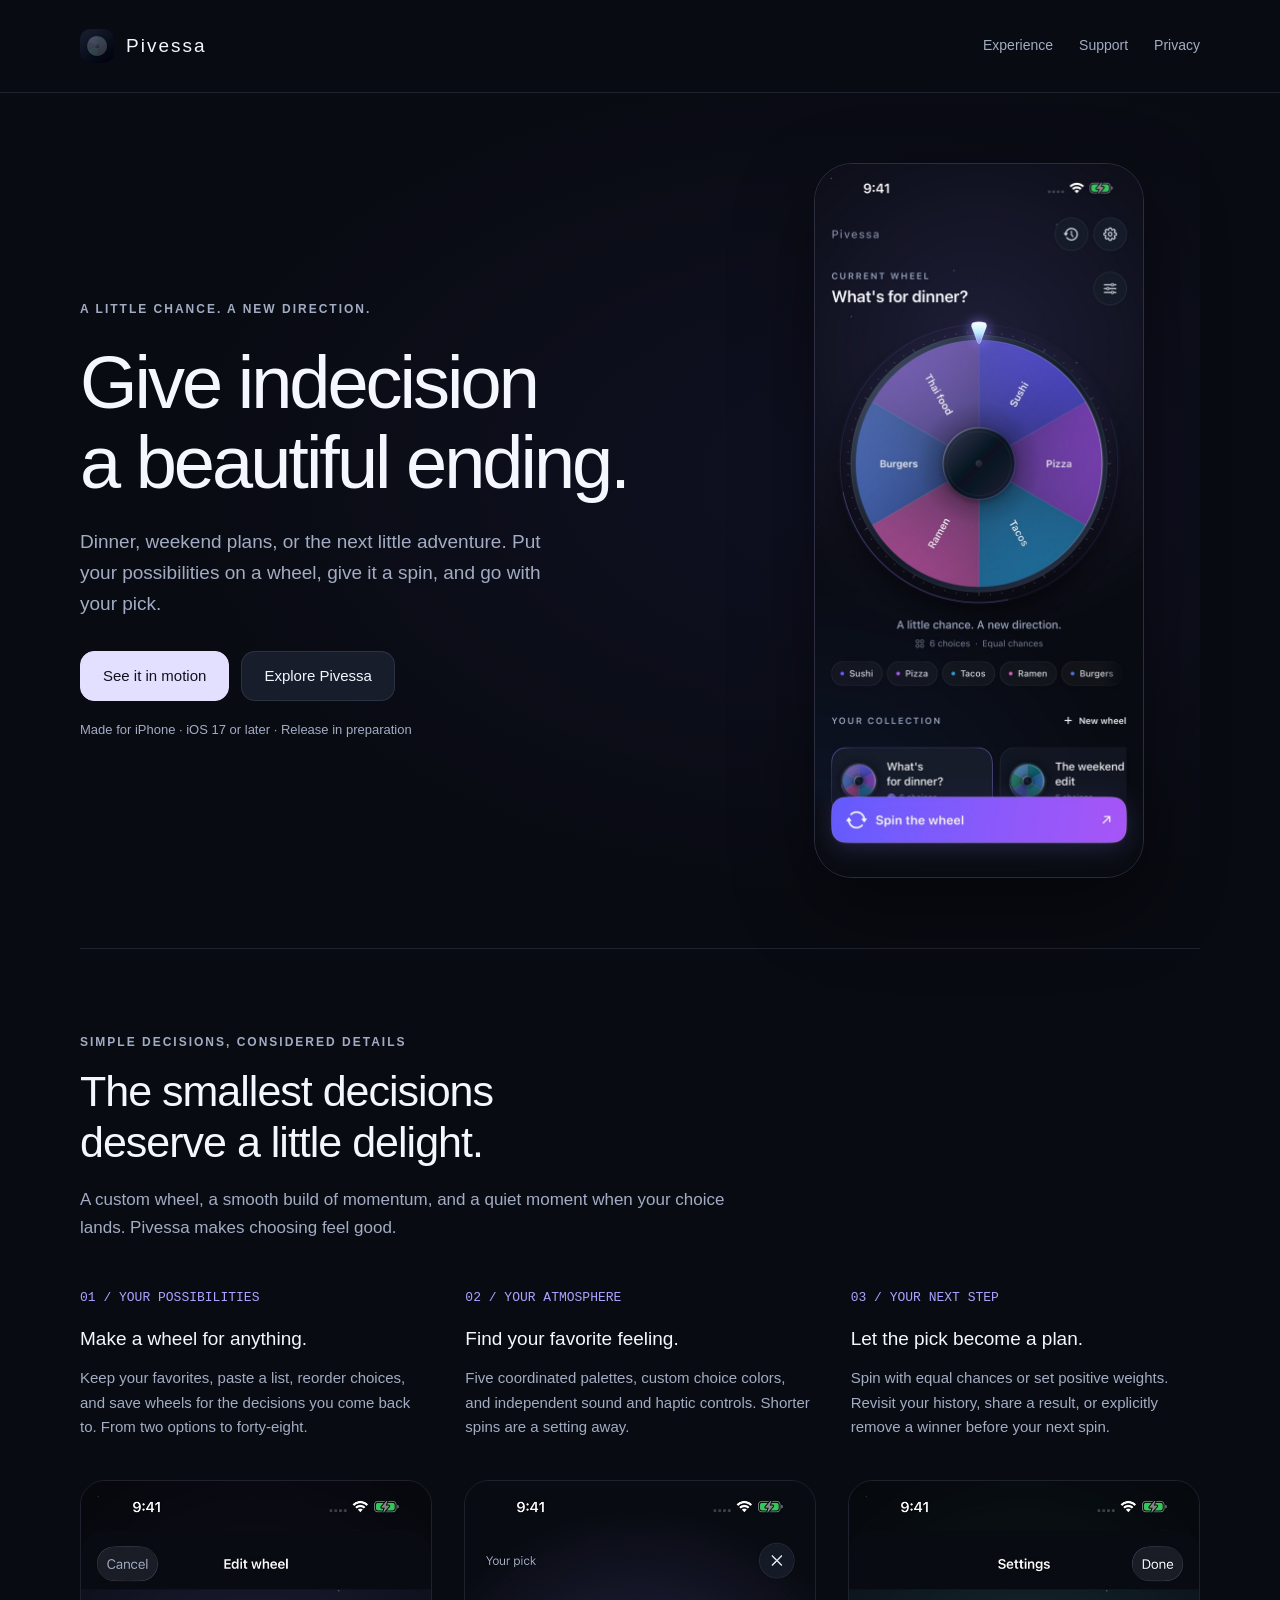
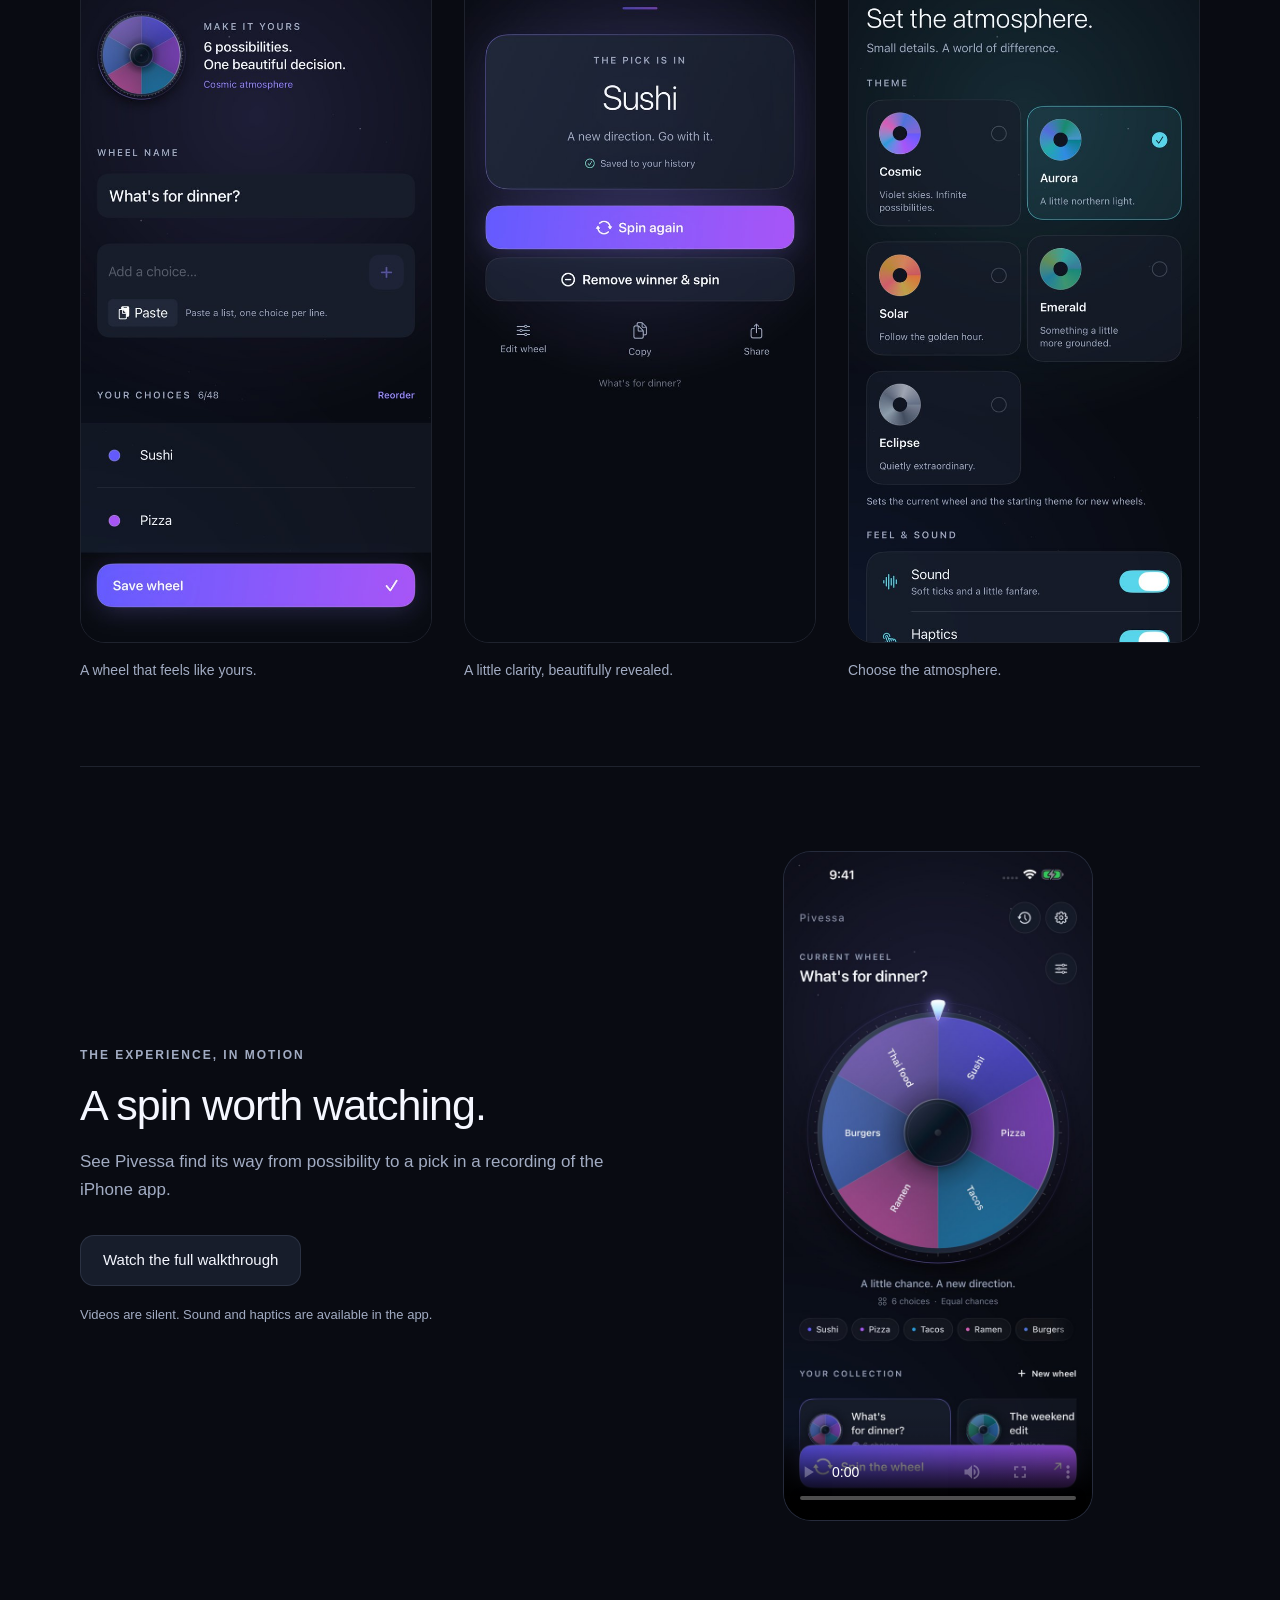
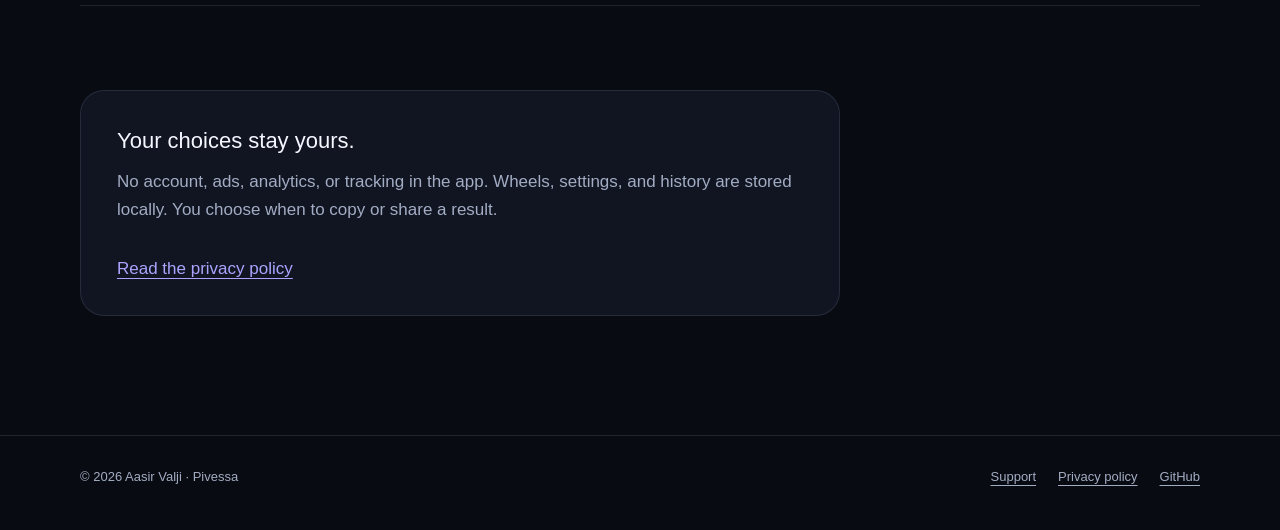
<file: index.html>
<!doctype html>
<html lang="en">
<head>
  <meta charset="utf-8">
  <meta name="viewport" content="width=device-width, initial-scale=1">
  <meta name="theme-color" content="#090b12">
  <title>Pivessa — Spin to decide</title>
  <meta name="description" content="A beautifully crafted decision wheel for iPhone. Add your choices, spin, and find your next direction. Offline. No account. No ads.">
  <link rel="canonical" href="https://aasirvalji.github.io/pivessa/">
  <meta property="og:title" content="Pivessa — Spin to decide">
  <meta property="og:description" content="Give indecision a beautiful ending. A native decision wheel for iPhone.">
  <meta property="og:type" content="website">
  <meta property="og:url" content="https://aasirvalji.github.io/pivessa/">
  <meta property="og:image" content="https://aasirvalji.github.io/pivessa/assets/social-card.png">
  <meta name="twitter:card" content="summary_large_image">
  <link rel="icon" type="image/png" href="assets/icon.png">
  <link rel="stylesheet" href="assets/site.css">
</head>
<body>
<a class="skip" href="#main">Skip to content</a>
<header><nav class="wrap" aria-label="Main navigation">
  <a class="brand" href="./" aria-label="Pivessa home"><img src="assets/icon.png" alt="" width="34" height="34">Pivessa</a>
  <div class="nav-links"><a href="#experience">Experience</a><a href="support/">Support</a><a href="privacy/">Privacy</a></div>
</nav></header>
<main id="main" class="wrap">
  <section class="hero" aria-labelledby="hero-title">
    <div>
      <div class="eyebrow">A little chance. A new direction.</div>
      <h1 id="hero-title">Give indecision<br>a beautiful ending.</h1>
      <p>Dinner, weekend plans, or the next little adventure. Put your possibilities on a wheel, give it a spin, and go with your pick.</p>
      <div class="actions"><a class="button primary" href="#in-motion">See it in motion</a><a class="button" href="#experience">Explore Pivessa</a></div>
      <p class="small">Made for iPhone · iOS 17 or later · Release in preparation</p>
    </div>
    <img class="phone" src="assets/home.jpg" alt="Pivessa's dinner wheel with six choices and a Spin the wheel button" width="660" height="1434" fetchpriority="high">
  </section>
  <section class="section" id="experience" aria-labelledby="experience-title">
    <div class="eyebrow">Simple decisions, considered details</div>
    <h2 id="experience-title">The smallest decisions<br>deserve a little delight.</h2>
    <p>A custom wheel, a smooth build of momentum, and a quiet moment when your choice lands. Pivessa makes choosing feel good.</p>
    <div class="features">
      <article><div class="feature-number">01 / YOUR POSSIBILITIES</div><h3>Make a wheel for anything.</h3><p>Keep your favorites, paste a list, reorder choices, and save wheels for the decisions you come back to. From two options to forty-eight.</p></article>
      <article><div class="feature-number">02 / YOUR ATMOSPHERE</div><h3>Find your favorite feeling.</h3><p>Five coordinated palettes, custom choice colors, and independent sound and haptic controls. Shorter spins are a setting away.</p></article>
      <article><div class="feature-number">03 / YOUR NEXT STEP</div><h3>Let the pick become a plan.</h3><p>Spin with equal chances or set positive weights. Revisit your history, share a result, or explicitly remove a winner before your next spin.</p></article>
    </div>
    <div class="screens">
      <figure><img src="assets/editor.jpg" alt="The wheel editor with editable choices and a live preview" width="660" height="1434" loading="lazy"><figcaption>A wheel that feels like yours.</figcaption></figure>
      <figure><img src="assets/winner.jpg" alt="A winning choice revealed with options to spin again, edit, copy, and share" width="660" height="1434" loading="lazy"><figcaption>A little clarity, beautifully revealed.</figcaption></figure>
      <figure><img src="assets/themes.jpg" alt="The five Pivessa themes: Cosmic, Aurora, Solar, Emerald, and Eclipse" width="660" height="1434" loading="lazy"><figcaption>Choose the atmosphere.</figcaption></figure>
    </div>
  </section>
  <section class="section film" id="in-motion" aria-labelledby="film-title">
    <div><div class="eyebrow">The experience, in motion</div><h2 id="film-title">A spin worth watching.</h2><p>See Pivessa find its way from possibility to a pick in a recording of the iPhone app.</p><div class="actions"><a class="button" href="assets/pivessa-review-walkthrough.mp4">Watch the full walkthrough</a></div><p class="small">Videos are silent. Sound and haptics are available in the app.</p></div>
    <video controls playsinline preload="metadata" poster="assets/home.jpg" aria-label="Pivessa app preview showing a complete spin and winner reveal">
      <source src="assets/pivessa-app-preview.mp4" type="video/mp4">
      Your browser cannot play this video. <a href="assets/pivessa-app-preview.mp4">Download the preview.</a>
    </video>
  </section>
  <section class="section" aria-label="Privacy">
    <div class="privacy-note"><h3>Your choices stay yours.</h3><p>No account, ads, analytics, or tracking in the app. Wheels, settings, and history are stored locally. You choose when to copy or share a result.</p><div class="actions"><a href="privacy/">Read the privacy policy</a></div></div>
  </section>
</main>
<footer><div class="wrap footer-content"><span>© 2026 Aasir Valji · Pivessa</span><div class="footer-links"><a href="support/">Support</a><a href="privacy/">Privacy policy</a><a href="https://github.com/aasirvalji/pivessa">GitHub</a></div></div></footer>
</body>
</html>
</file>
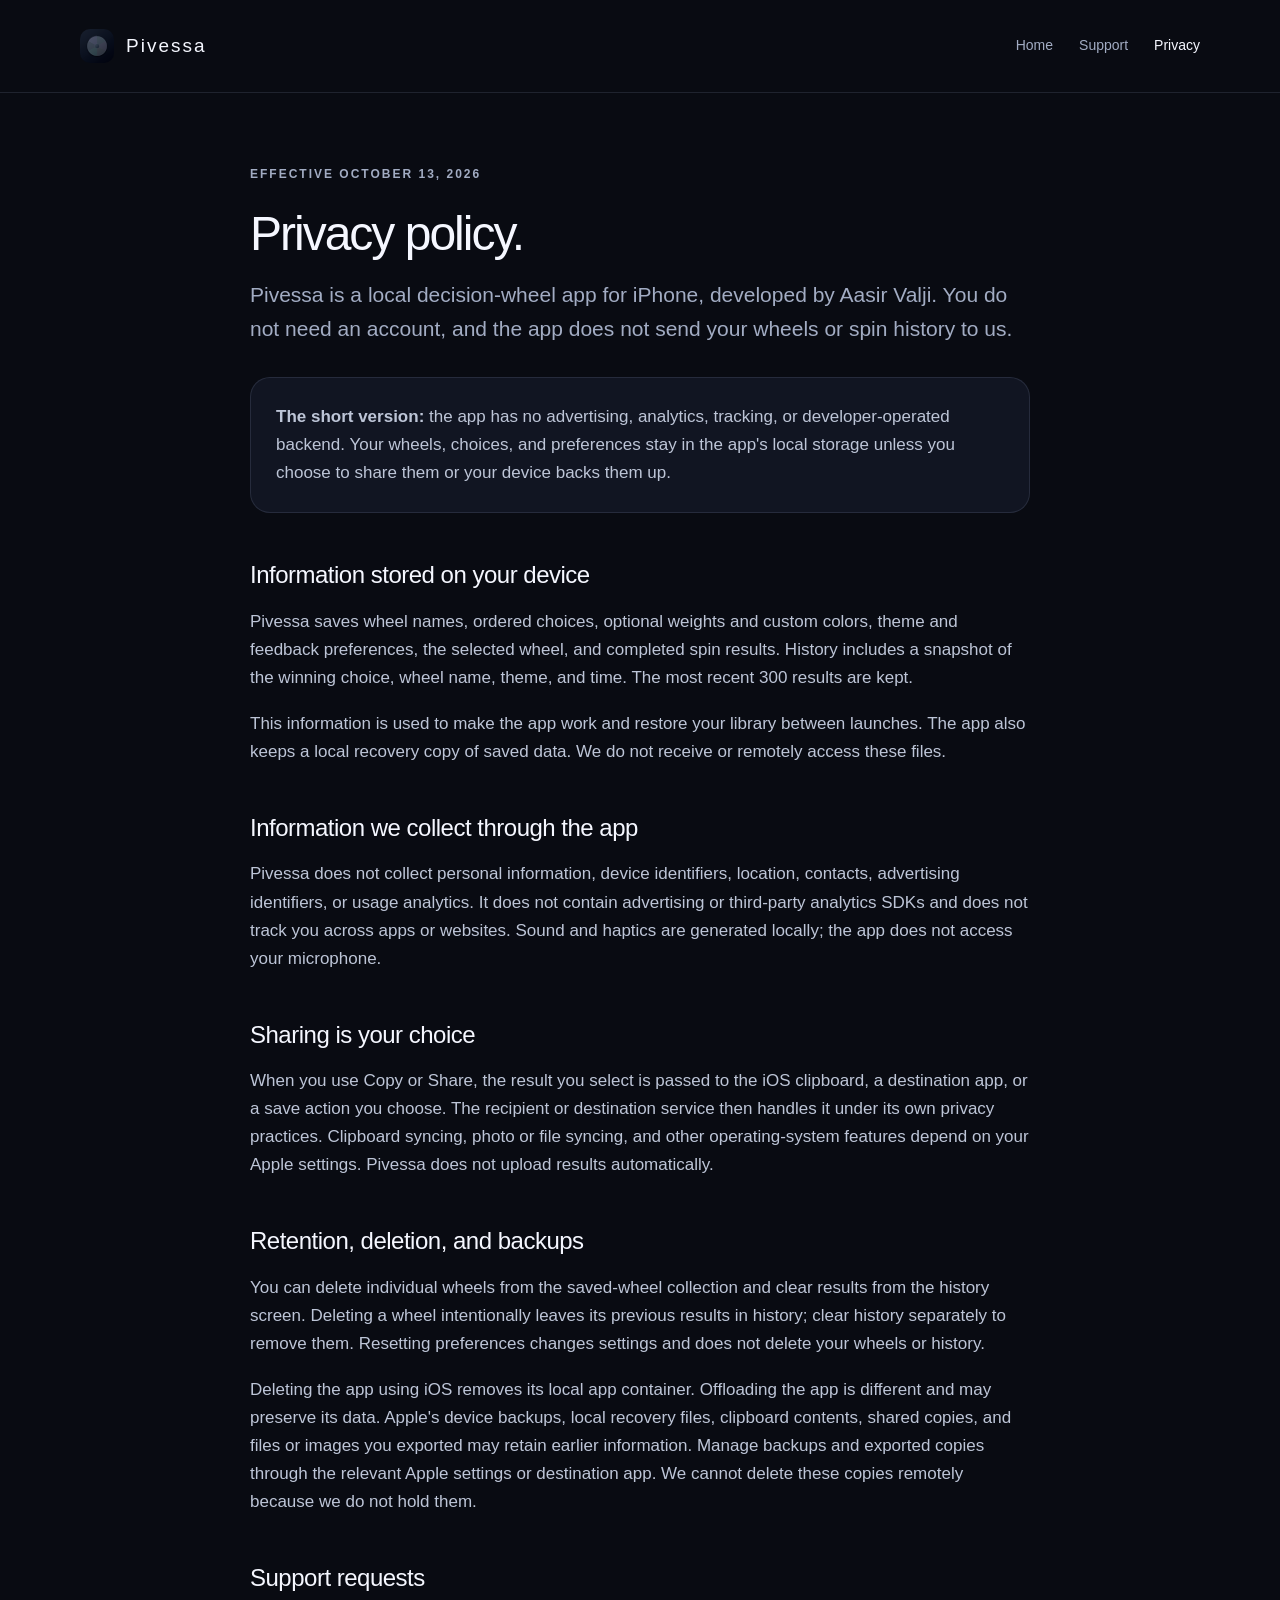
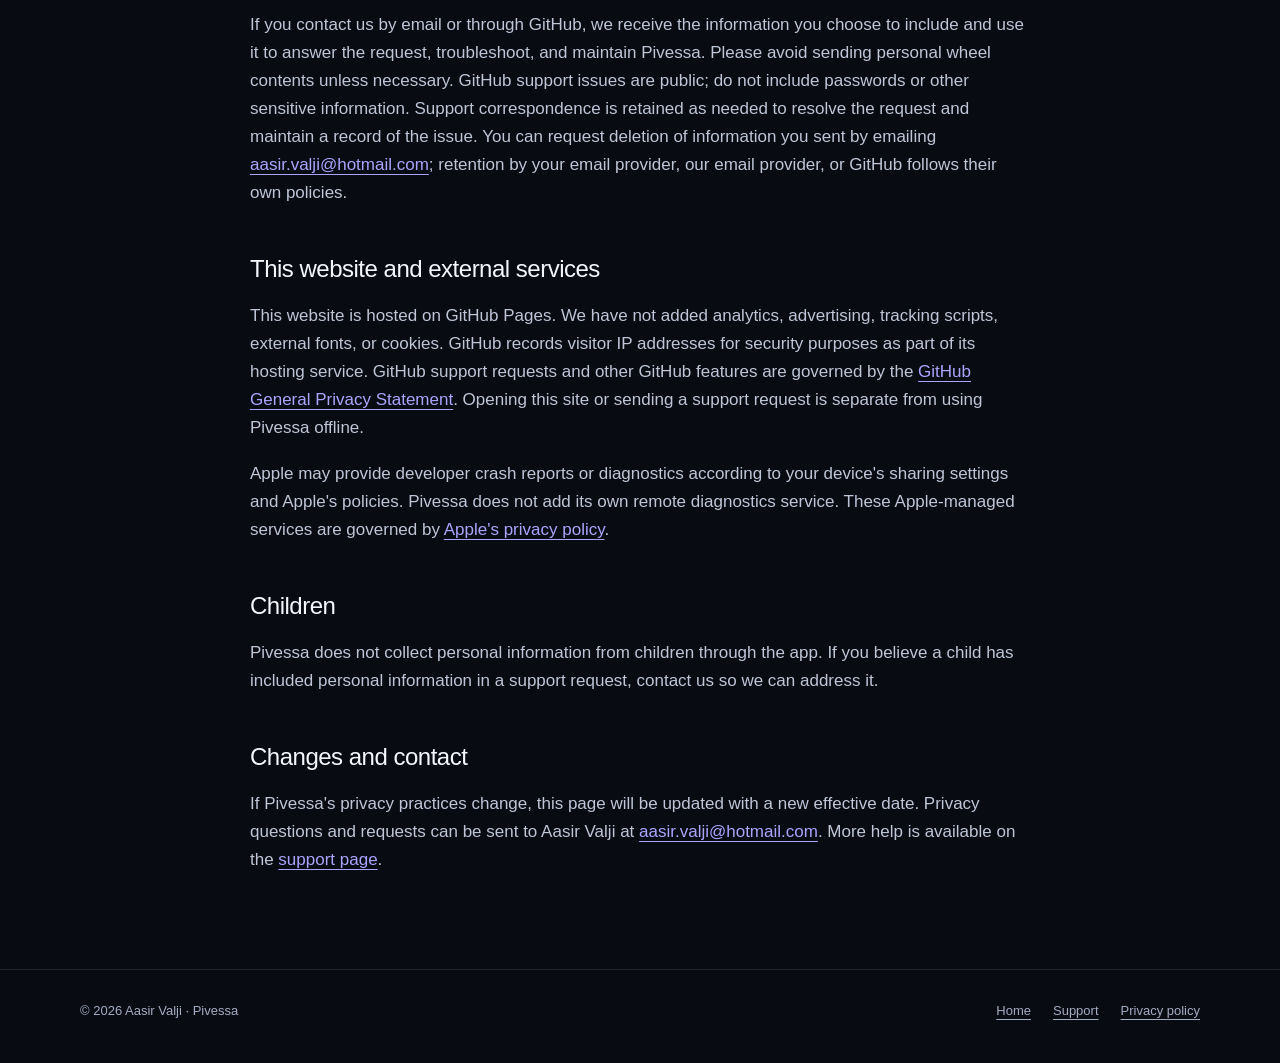
<file: privacy/index.html>
<!doctype html>
<html lang="en">
<head>
  <meta charset="utf-8"><meta name="viewport" content="width=device-width, initial-scale=1"><meta name="theme-color" content="#090b12">
  <title>Privacy policy — Pivessa</title>
  <meta name="description" content="How Pivessa handles your choices, wheels, history, and preferences. No accounts, advertising, analytics, or tracking in the app.">
  <link rel="canonical" href="https://aasirvalji.github.io/pivessa/privacy/">
  <link rel="icon" type="image/png" href="../assets/icon.png"><link rel="stylesheet" href="../assets/site.css">
</head>
<body>
<a class="skip" href="#main">Skip to content</a>
<header><nav class="wrap" aria-label="Main navigation"><a class="brand" href="../" aria-label="Pivessa home"><img src="../assets/icon.png" alt="" width="34" height="34">Pivessa</a><div class="nav-links"><a href="../">Home</a><a href="../support/">Support</a><a href="./" aria-current="page">Privacy</a></div></nav></header>
<main id="main" class="wrap document">
  <div class="eyebrow">Effective October 13, 2026</div>
  <h1>Privacy policy.</h1>
  <p class="lead">Pivessa is a local decision-wheel app for iPhone, developed by Aasir Valji. You do not need an account, and the app does not send your wheels or spin history to us.</p>
  <div class="callout"><p><strong>The short version:</strong> the app has no advertising, analytics, tracking, or developer-operated backend. Your wheels, choices, and preferences stay in the app's local storage unless you choose to share them or your device backs them up.</p></div>
  <h2>Information stored on your device</h2>
  <p>Pivessa saves wheel names, ordered choices, optional weights and custom colors, theme and feedback preferences, the selected wheel, and completed spin results. History includes a snapshot of the winning choice, wheel name, theme, and time. The most recent 300 results are kept.</p>
  <p>This information is used to make the app work and restore your library between launches. The app also keeps a local recovery copy of saved data. We do not receive or remotely access these files.</p>
  <h2>Information we collect through the app</h2>
  <p>Pivessa does not collect personal information, device identifiers, location, contacts, advertising identifiers, or usage analytics. It does not contain advertising or third-party analytics SDKs and does not track you across apps or websites. Sound and haptics are generated locally; the app does not access your microphone.</p>
  <h2>Sharing is your choice</h2>
  <p>When you use Copy or Share, the result you select is passed to the iOS clipboard, a destination app, or a save action you choose. The recipient or destination service then handles it under its own privacy practices. Clipboard syncing, photo or file syncing, and other operating-system features depend on your Apple settings. Pivessa does not upload results automatically.</p>
  <h2>Retention, deletion, and backups</h2>
  <p>You can delete individual wheels from the saved-wheel collection and clear results from the history screen. Deleting a wheel intentionally leaves its previous results in history; clear history separately to remove them. Resetting preferences changes settings and does not delete your wheels or history.</p>
  <p>Deleting the app using iOS removes its local app container. Offloading the app is different and may preserve its data. Apple's device backups, local recovery files, clipboard contents, shared copies, and files or images you exported may retain earlier information. Manage backups and exported copies through the relevant Apple settings or destination app. We cannot delete these copies remotely because we do not hold them.</p>
  <h2>Support requests</h2>
  <p>If you contact us by email or through GitHub, we receive the information you choose to include and use it to answer the request, troubleshoot, and maintain Pivessa. Please avoid sending personal wheel contents unless necessary. GitHub support issues are public; do not include passwords or other sensitive information. Support correspondence is retained as needed to resolve the request and maintain a record of the issue. You can request deletion of information you sent by emailing <a href="mailto:aasir.valji@hotmail.com">aasir.valji@hotmail.com</a>; retention by your email provider, our email provider, or GitHub follows their own policies.</p>
  <h2>This website and external services</h2>
  <p>This website is hosted on GitHub Pages. We have not added analytics, advertising, tracking scripts, external fonts, or cookies. GitHub records visitor IP addresses for security purposes as part of its hosting service. GitHub support requests and other GitHub features are governed by the <a href="https://docs.github.com/en/site-policy/privacy-policies/github-general-privacy-statement">GitHub General Privacy Statement</a>. Opening this site or sending a support request is separate from using Pivessa offline.</p>
  <p>Apple may provide developer crash reports or diagnostics according to your device's sharing settings and Apple's policies. Pivessa does not add its own remote diagnostics service. These Apple-managed services are governed by <a href="https://www.apple.com/legal/privacy/">Apple's privacy policy</a>.</p>
  <h2>Children</h2>
  <p>Pivessa does not collect personal information from children through the app. If you believe a child has included personal information in a support request, contact us so we can address it.</p>
  <h2>Changes and contact</h2>
  <p>If Pivessa's privacy practices change, this page will be updated with a new effective date. Privacy questions and requests can be sent to Aasir Valji at <a href="mailto:aasir.valji@hotmail.com">aasir.valji@hotmail.com</a>. More help is available on the <a href="../support/#contact">support page</a>.</p>
</main>
<footer><div class="wrap footer-content"><span>© 2026 Aasir Valji · Pivessa</span><div class="footer-links"><a href="../">Home</a><a href="../support/">Support</a><a href="./">Privacy policy</a></div></div></footer>
</body></html>
</file>
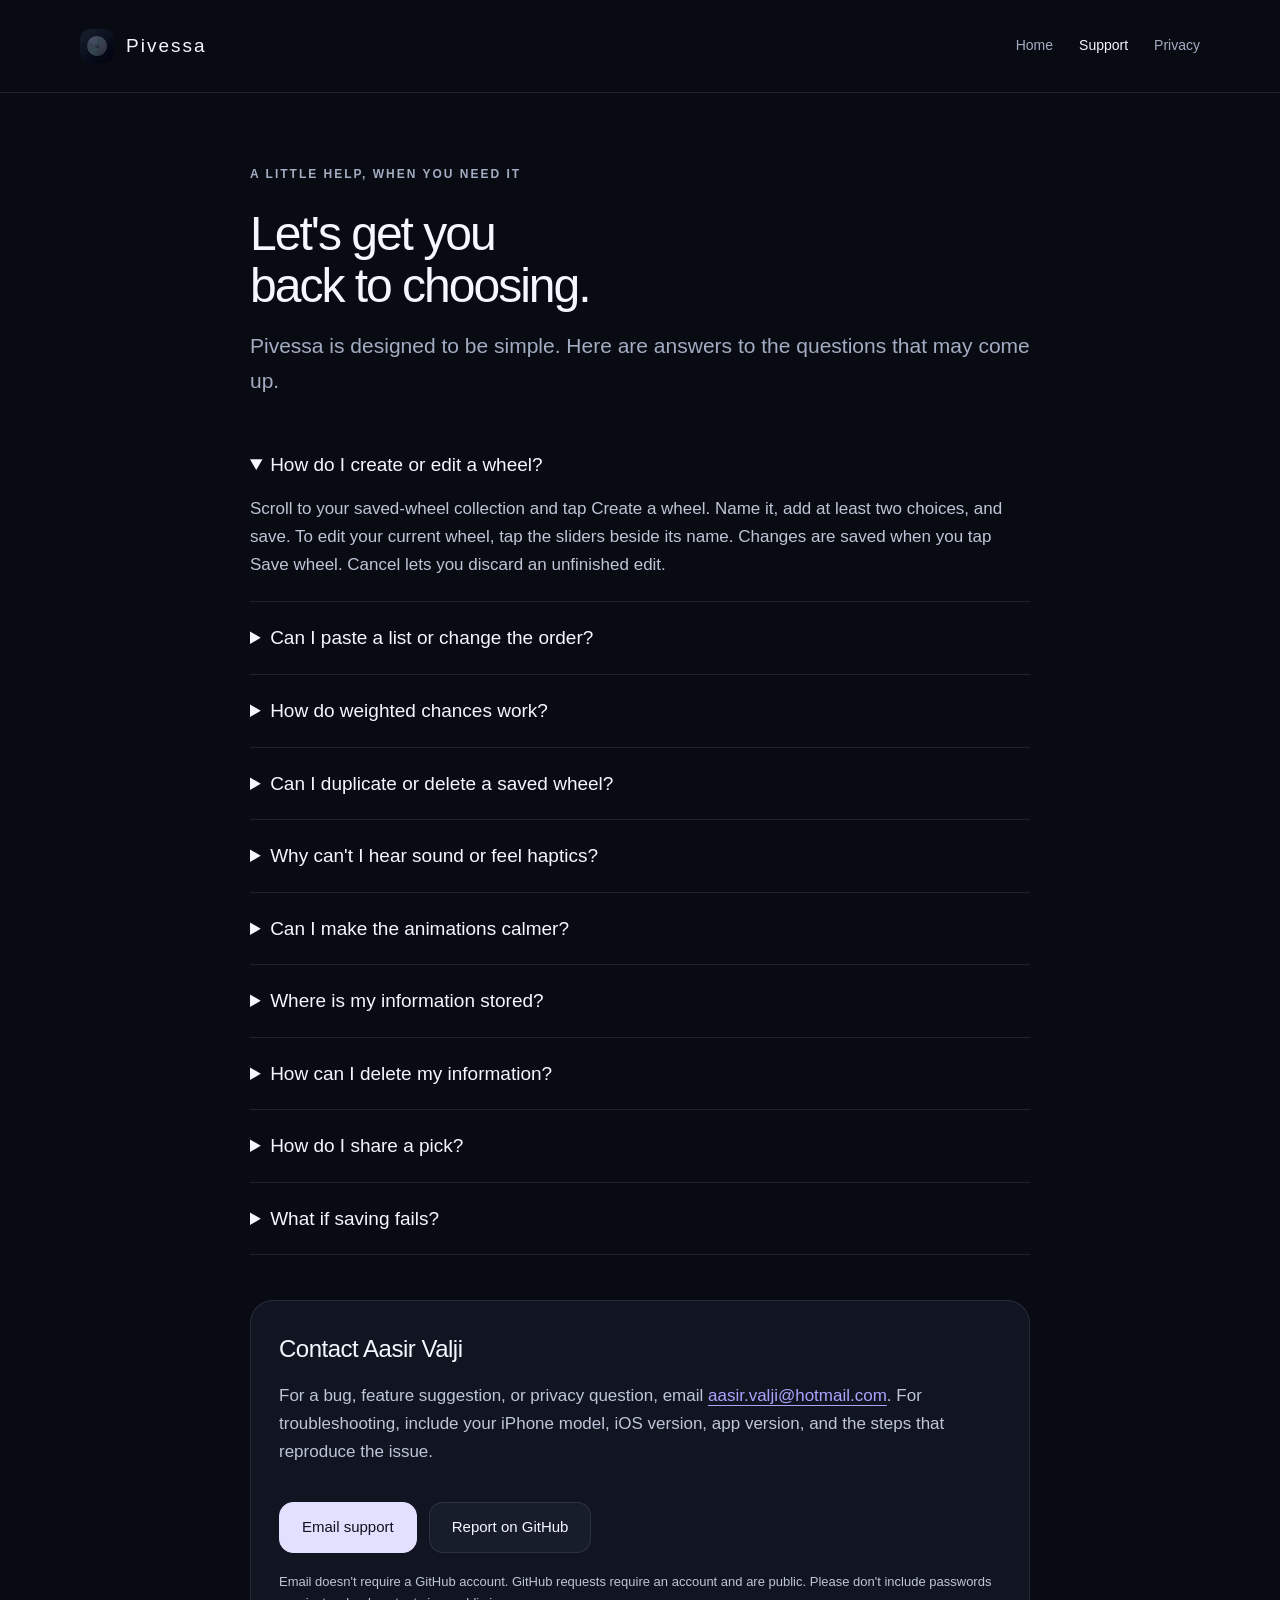
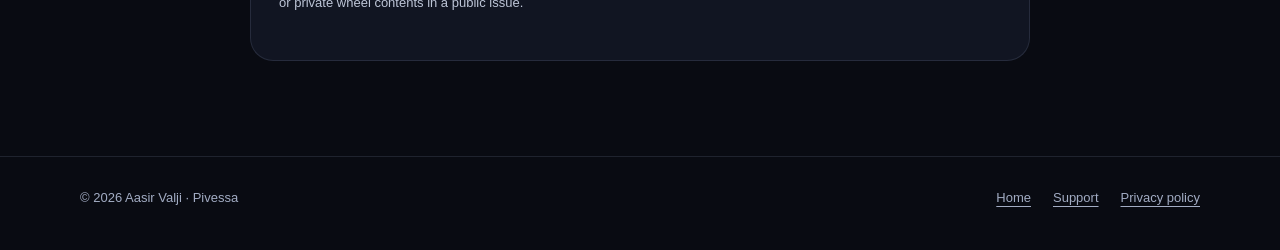
<file: support/index.html>
<!doctype html>
<html lang="en">
<head>
  <meta charset="utf-8"><meta name="viewport" content="width=device-width, initial-scale=1"><meta name="theme-color" content="#090b12">
  <title>Support — Pivessa</title>
  <meta name="description" content="Help with Pivessa wheels, choices, weights, sound, haptics, saved data, and sharing. Contact the developer or report an issue.">
  <link rel="canonical" href="https://aasirvalji.github.io/pivessa/support/">
  <link rel="icon" type="image/png" href="../assets/icon.png"><link rel="stylesheet" href="../assets/site.css">
</head>
<body>
<a class="skip" href="#main">Skip to content</a>
<header><nav class="wrap" aria-label="Main navigation"><a class="brand" href="../" aria-label="Pivessa home"><img src="../assets/icon.png" alt="" width="34" height="34">Pivessa</a><div class="nav-links"><a href="../">Home</a><a href="./" aria-current="page">Support</a><a href="../privacy/">Privacy</a></div></nav></header>
<main id="main" class="wrap document">
  <div class="eyebrow">A little help, when you need it</div>
  <h1>Let's get you<br>back to choosing.</h1>
  <p class="lead">Pivessa is designed to be simple. Here are answers to the questions that may come up.</p>
  <details open><summary>How do I create or edit a wheel?</summary><p>Scroll to your saved-wheel collection and tap Create a wheel. Name it, add at least two choices, and save. To edit your current wheel, tap the sliders beside its name. Changes are saved when you tap Save wheel. Cancel lets you discard an unfinished edit.</p></details>
  <details><summary>Can I paste a list or change the order?</summary><p>Paste a newline-separated list into the add-choices field, then tap the plus button. Each nonblank line becomes a choice. A wheel supports 2–48 choices. In the editor, tap Reorder and drag the handles. Swipe a choice to delete it.</p></details>
  <details><summary>How do weighted chances work?</summary><p>Choices have equal chances by default. Enable Weighted chances in the editor to give each choice a positive numerical weight. A weight of 2 has twice the chance of a weight of 1. The slice sizes show the actual relative probabilities. Reset to equal weights gives every choice a weight of 1.</p></details>
  <details><summary>Can I duplicate or delete a saved wheel?</summary><p>Press and hold a saved-wheel card for its actions. Duplicating creates an independent copy. Deleting asks for confirmation. The original wheel's past results remain meaningful in history even after the wheel is deleted.</p></details>
  <details><summary>Why can't I hear sound or feel haptics?</summary><p>Check the separate Sound and Haptics switches in Settings. Sound respects your iPhone's silent mode and current volume. Other audio sessions or system settings can affect playback. Haptic feedback requires supported physical hardware and isn't reproduced by the iOS Simulator.</p></details>
  <details><summary>Can I make the animations calmer?</summary><p>Turn on Reduced effects in Pivessa Settings for shorter spins and quieter effects. The app also respects the iPhone's Reduce Motion setting. You can choose among Cosmic, Aurora, Solar, Emerald, and Eclipse themes.</p></details>
  <details><summary>Where is my information stored?</summary><p>Wheels, preferences, and history are saved in the app on your device. No account or internet connection is required to spin. There is no cross-device account sync. The app keeps a local recovery copy, and device backups depend on your Apple settings. See the <a href="../privacy/">privacy policy</a> for details.</p></details>
  <details><summary>How can I delete my information?</summary><p>Delete wheels individually from the saved-wheel collection and clear results from History. Reset preferences changes only settings. To remove the entire local library, delete the app in iOS rather than offloading it. Manage device backups and exported results separately.</p></details>
  <details><summary>How do I share a pick?</summary><p>Use Copy on the winner screen to copy the result as text. Share offers text or a dedicated result image through the native iOS share sheet. Only the destination you choose receives the result.</p></details>
  <details><summary>What if saving fails?</summary><p>Pivessa shows a save error with a Retry action. Check that your iPhone has available storage, then retry. Don't delete the app while diagnosing a save problem, since deleting it removes its local data. If recovery is needed, Pivessa attempts to restore its local recovery copy and shows a notice.</p></details>
  <section class="contact" id="contact" aria-labelledby="contact-title">
    <h2 id="contact-title">Contact Aasir Valji</h2>
    <p>For a bug, feature suggestion, or privacy question, email <a href="mailto:aasir.valji@hotmail.com">aasir.valji@hotmail.com</a>. For troubleshooting, include your iPhone model, iOS version, app version, and the steps that reproduce the issue.</p>
    <div class="actions">
      <a class="button primary" href="mailto:aasir.valji@hotmail.com?subject=Pivessa%20support">Email support</a>
      <a class="button" href="https://github.com/aasirvalji/pivessa/issues/new?template=support.yml">Report on GitHub</a>
    </div>
    <p class="small">Email doesn't require a GitHub account. GitHub requests require an account and are public. Please don't include passwords or private wheel contents in a public issue.</p>
  </section>
</main>
<footer><div class="wrap footer-content"><span>© 2026 Aasir Valji · Pivessa</span><div class="footer-links"><a href="../">Home</a><a href="./">Support</a><a href="../privacy/">Privacy policy</a></div></div></footer>
</body></html>
</file>
<file: assets/site.css>
:root{color-scheme:dark;--bg:#090b12;--surface:#111522;--line:rgba(180,194,228,.13);--text:#f5f7ff;--muted:#a2acc3;--accent:#aaa4ff}
*{box-sizing:border-box}
html{scroll-behavior:smooth}
body{margin:0;background:var(--bg);color:var(--text);font:17px/1.65 -apple-system,BlinkMacSystemFont,"Segoe UI",sans-serif;-webkit-font-smoothing:antialiased}
a{color:var(--accent);text-decoration-thickness:1px;text-underline-offset:4px}
a:hover{color:var(--text)}
a:focus-visible,summary:focus-visible,video:focus-visible{outline:2px solid #a7c5ff;outline-offset:6px;border-radius:4px}
.skip{position:absolute;left:20px;top:-100px;background:var(--surface);padding:12px;z-index:5}.skip:focus{top:10px}
.wrap{width:min(1120px,calc(100% - 48px));margin:auto}
header{border-bottom:1px solid var(--line)}
nav{min-height:92px;display:flex;align-items:center;justify-content:space-between;gap:24px}
.brand{display:flex;gap:12px;align-items:center;color:var(--text);text-decoration:none;font-size:19px;letter-spacing:2px}
.brand img{width:34px;height:34px;border-radius:10px}
.nav-links{display:flex;flex-wrap:wrap;gap:26px;font-size:14px}
.nav-links a{color:var(--muted);text-decoration:none}.nav-links a:hover,.nav-links a[aria-current=page]{color:var(--text)}
.hero{display:grid;grid-template-columns:1.15fr .85fr;gap:80px;align-items:center;min-height:830px;padding-block:70px;background:radial-gradient(ellipse at 72% 45%,rgba(99,91,255,.07),transparent 65%)}
.eyebrow{font-size:12px;font-weight:600;letter-spacing:2px;color:var(--muted);text-transform:uppercase}
h1,h2,h3,p{margin:0}
h1{font-size:clamp(42px,5.8vw,74px);font-weight:400;line-height:1.08;letter-spacing:-3px;margin:23px 0}
.hero p{color:var(--muted);max-width:470px;font-size:19px}
.actions{display:flex;flex-wrap:wrap;gap:12px;margin-top:31px}
.button{display:inline-flex;justify-content:center;align-items:center;min-height:48px;padding:12px 22px;border:1px solid var(--line);border-radius:14px;color:var(--text);text-decoration:none;font-size:15px;background:#171d2b}
.button.primary{background:#e3e0ff;color:#10111e;border-color:#e3e0ff}.button:hover{border-color:var(--accent)}
.small{font-size:13px!important;margin-top:18px!important}
.phone{width:100%;height:auto;max-width:330px;margin:auto;display:block;border-radius:38px;border:1px solid rgba(200,210,244,.17);box-shadow:0 28px 80px #0007}
.section{padding-block:84px;border-top:1px solid var(--line)}
.section h2{font-size:clamp(29px,4vw,43px);font-weight:400;letter-spacing:-1px;line-height:1.18;margin:14px 0 18px}
.section>p{color:var(--muted);max-width:650px}
.features{display:grid;grid-template-columns:repeat(3,1fr);gap:36px;margin-top:48px}
.features h3{font-size:19px;font-weight:500;margin-bottom:12px}.features p{font-size:15px;color:var(--muted)}
.feature-number{font:13px/1.2 ui-monospace,SFMono-Regular,monospace;color:var(--accent);margin-bottom:17px}
.screens{display:grid;grid-template-columns:repeat(3,1fr);gap:32px;margin-top:40px}
figure{margin:0}.screens img{display:block;width:100%;height:auto;border-radius:25px;border:1px solid var(--line)}
figcaption{font-size:14px;color:var(--muted);margin-top:16px}
.film{display:grid;grid-template-columns:1fr 1fr;align-items:center;gap:72px}
.film video{display:block;width:100%;aspect-ratio:886/1920;object-fit:contain;max-width:310px;max-height:670px;margin:auto;border-radius:28px;border:1px solid var(--line);background:var(--surface)}
.film p{color:var(--muted)}
.privacy-note{padding:32px 36px;background:var(--surface);border:1px solid var(--line);border-radius:24px;max-width:760px}
.privacy-note h3{font-size:22px;font-weight:500;margin-bottom:9px}.privacy-note p{color:var(--muted)}
footer{border-top:1px solid var(--line);padding:30px 0 42px;margin-top:35px}
.footer-content{display:flex;align-items:center;justify-content:space-between;gap:20px;color:var(--muted);font-size:13px}
.footer-content a{color:var(--muted)}.footer-links{display:flex;gap:22px;flex-wrap:wrap}
.document{max-width:780px;margin:72px auto 95px}
.document h1{font-size:48px;letter-spacing:-2px;margin-bottom:18px}
.document .lead{font-size:21px;color:var(--muted);margin-bottom:30px}
.document h2{font-size:24px;font-weight:500;letter-spacing:-.5px;margin:42px 0 13px}
.document p,.document ul,.document ol{margin:0 0 18px;color:#bdc5d7}
.document li{padding-bottom:8px}.document .eyebrow{color:var(--muted);font-size:12px}
.document .callout{border:1px solid var(--line);border-radius:20px;padding:25px;background:var(--surface)}
.document .callout p:last-child{margin-bottom:0}
details{border-bottom:1px solid var(--line);padding:22px 0}
summary{cursor:pointer;font-size:19px;font-weight:500;line-height:1.45}
details p{margin:17px 0 0!important}
.contact{margin-top:45px;border:1px solid var(--line);border-radius:23px;padding:28px;background:var(--surface)}
.contact h2{margin-top:0}
.contact .button{margin-top:5px}
@media(max-width:800px){.hero{gap:35px;min-height:0;padding-block:55px}.hero h1{font-size:51px;letter-spacing:-2px}.hero p{font-size:17px}.features{gap:22px}.film{gap:35px}.phone{border-radius:29px}.screens{gap:18px}}
@media(max-width:600px){.wrap{width:calc(100% - 36px)}nav{min-height:80px;gap:16px}.nav-links{gap:16px;font-size:13px}.brand{font-size:17px;gap:8px}.brand img{width:28px;height:28px}.hero{grid-template-columns:1fr;padding-block:45px;gap:42px}.hero h1{font-size:54px;max-width:450px}.hero p{max-width:100%}.phone{max-width:290px;border-radius:33px}.features{grid-template-columns:1fr;gap:35px}.screens{grid-template-columns:1fr;gap:32px}.screens figure{max-width:310px;margin:auto}.film{grid-template-columns:1fr;gap:36px}.film video{max-width:290px}.section{padding-block:55px}.privacy-note{padding:25px}.footer-content{align-items:flex-start;flex-direction:column}.document{margin-top:44px}.document h1{font-size:42px}.document .lead{font-size:19px}.contact{padding:23px}}
@media(prefers-reduced-motion:reduce){html{scroll-behavior:auto}}
</file>
